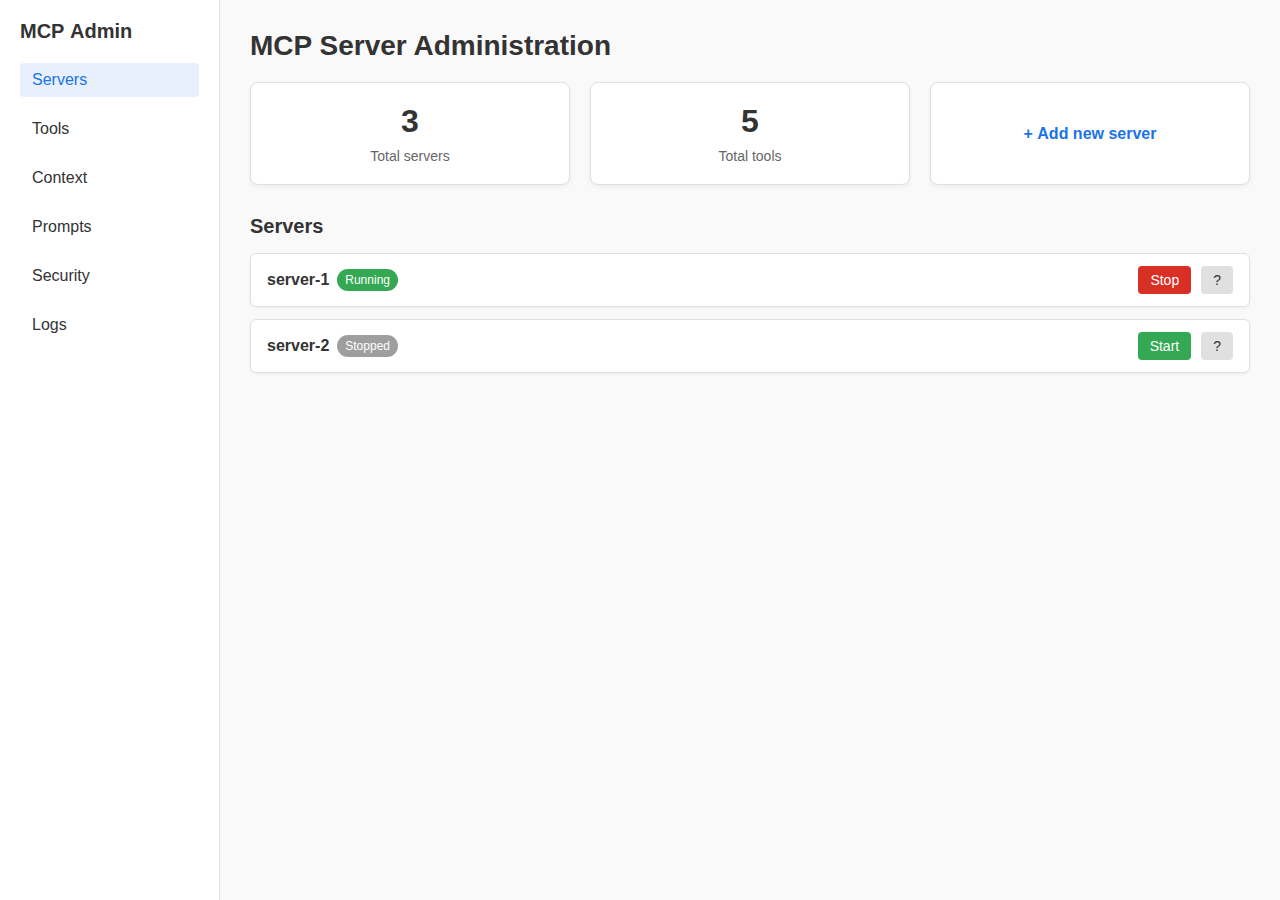
<file: index.html>
<!DOCTYPE html>
<html lang="en">
<head>
    <meta charset="UTF-8">
    <meta name="viewport" content="width=device-width, initial-scale=1.0">
    <title>MCP Administration Dashboard</title>
    <link rel="stylesheet" href="style.css">
</head>
<body>
    <div class="app">
        <nav class="sidebar">
            <h2 class="logo">MCP&nbsp;Admin</h2>
            <ul>
                <li class="active"><a href="index.html">Servers</a></li>
                <li><a href="tools.html">Tools</a></li>
                <li><a href="context.html">Context</a></li>
                <li><a href="prompts.html">Prompts</a></li>
                <li><a href="security.html">Security</a></li>
                <li><a href="logs.html">Logs</a></li>
            </ul>
        </nav>
        <main class="main-content">
            <h1>MCP Server Administration</h1>
            <div class="cards">
                <div class="card">
                    <div class="card-value">3</div>
                    <div class="card-label">Total servers</div>
                </div>
                <div class="card">
                    <div class="card-value">5</div>
                    <div class="card-label">Total tools</div>
                </div>
                <div class="card action-card">
                    <a href="#" class="add-link">+&nbsp;Add new server</a>
                </div>
            </div>
            <div class="list-section">
                <h2>Servers</h2>
                <div class="server-list">
                    <div class="server-card">
                        <div class="server-info">
                            <div class="server-name">server-1</div>
                            <span class="status running">Running</span>
                        </div>
                        <div class="server-actions">
                            <button class="btn stop-btn">Stop</button>
                            <button class="btn help-btn">?</button>
                        </div>
                    </div>
                    <div class="server-card">
                        <div class="server-info">
                            <div class="server-name">server-2</div>
                            <span class="status stopped">Stopped</span>
                        </div>
                        <div class="server-actions">
                            <button class="btn start-btn">Start</button>
                            <button class="btn help-btn">?</button>
                        </div>
                    </div>
                    <!-- Additional server cards can be added here -->
                </div>
            </div>
        </main>
    </div>
</body>
</html>
</file>
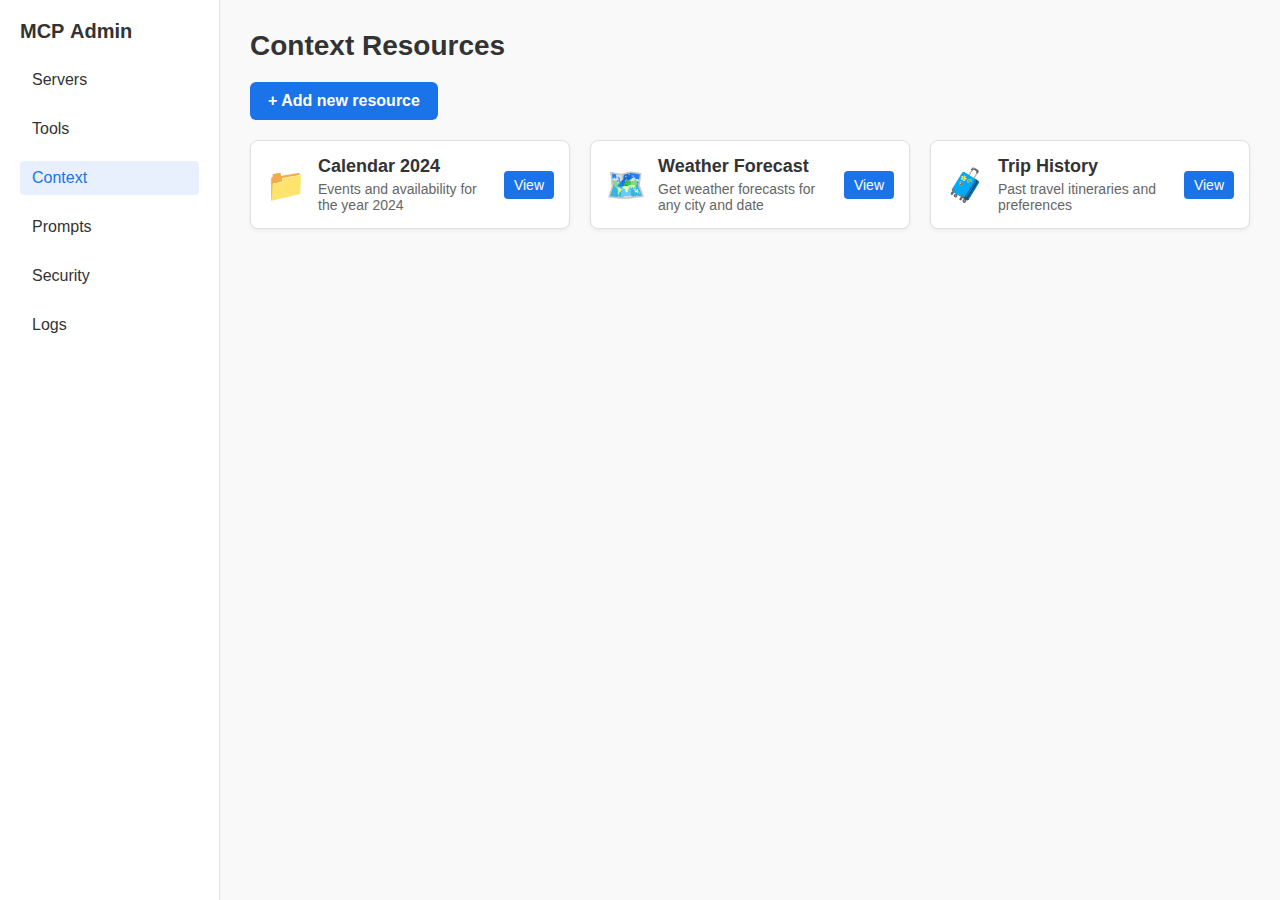
<file: context.html>
<!DOCTYPE html>
<html lang="en">
<head>
    <meta charset="UTF-8">
    <meta name="viewport" content="width=device-width, initial-scale=1.0">
    <title>Context Resources</title>
    <link rel="stylesheet" href="style.css">
</head>
<body>
    <div class="app">
        <nav class="sidebar">
            <h2 class="logo">MCP&nbsp;Admin</h2>
            <ul>
                <li><a href="index.html">Servers</a></li>
                <li><a href="tools.html">Tools</a></li>
                <li class="active"><a href="context.html">Context</a></li>
                <li><a href="prompts.html">Prompts</a></li>
                <li><a href="security.html">Security</a></li>
                <li><a href="logs.html">Logs</a></li>
            </ul>
        </nav>
        <main class="main-content">
            <h1>Context Resources</h1>
            <div class="add-action">
                <a href="#" class="btn primary-btn">+ Add new resource</a>
            </div>
            <div class="resources-grid">
                <div class="resource-card">
                    <div class="resource-icon">📁</div>
                    <div class="resource-details">
                        <div class="resource-name">Calendar 2024</div>
                        <div class="resource-desc">Events and availability for the year 2024</div>
                    </div>
                    <div class="resource-actions">
                        <button class="btn small-btn view-btn">View</button>
                    </div>
                </div>
                <div class="resource-card">
                    <div class="resource-icon">🗺️</div>
                    <div class="resource-details">
                        <div class="resource-name">Weather Forecast</div>
                        <div class="resource-desc">Get weather forecasts for any city and date</div>
                    </div>
                    <div class="resource-actions">
                        <button class="btn small-btn view-btn">View</button>
                    </div>
                </div>
                <div class="resource-card">
                    <div class="resource-icon">🧳</div>
                    <div class="resource-details">
                        <div class="resource-name">Trip History</div>
                        <div class="resource-desc">Past travel itineraries and preferences</div>
                    </div>
                    <div class="resource-actions">
                        <button class="btn small-btn view-btn">View</button>
                    </div>
                </div>
            </div>
        </main>
    </div>
</body>
</html>
</file>
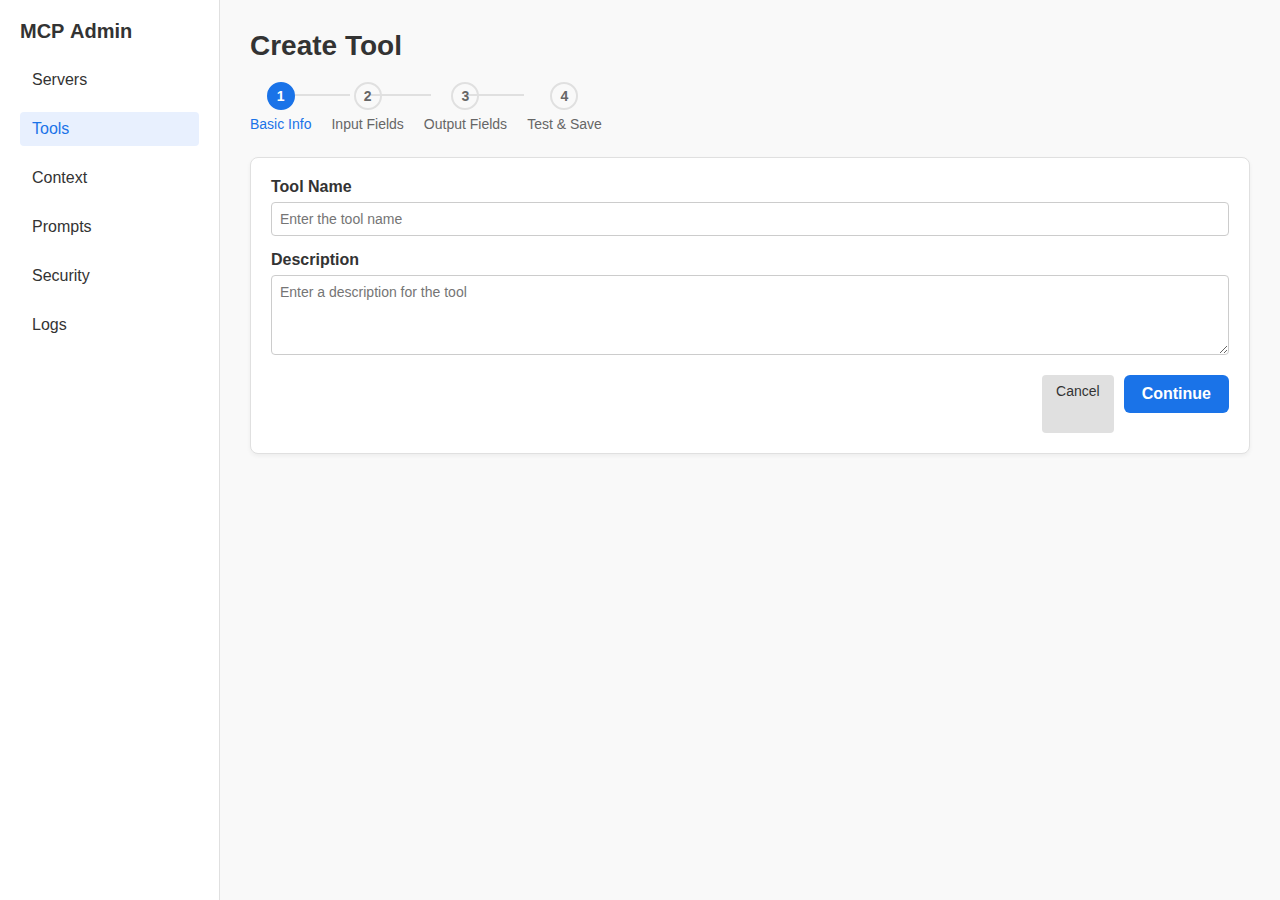
<file: create_tool.html>
<!DOCTYPE html>
<html lang="en">
<head>
    <meta charset="UTF-8">
    <meta name="viewport" content="width=device-width, initial-scale=1.0">
    <title>Create Tool</title>
    <link rel="stylesheet" href="style.css">
</head>
<body>
    <div class="app">
        <nav class="sidebar">
            <h2 class="logo">MCP&nbsp;Admin</h2>
            <ul>
                <li><a href="index.html">Servers</a></li>
                <li class="active"><a href="tools.html">Tools</a></li>
                <li><a href="context.html">Context</a></li>
                <li><a href="prompts.html">Prompts</a></li>
                <li><a href="security.html">Security</a></li>
                <li><a href="logs.html">Logs</a></li>
            </ul>
        </nav>
        <main class="main-content">
            <h1>Create Tool</h1>
            <div class="steps">
                <div class="step current">
                    <span class="step-number">1</span>
                    <span class="step-label">Basic Info</span>
                </div>
                <div class="step">
                    <span class="step-number">2</span>
                    <span class="step-label">Input Fields</span>
                </div>
                <div class="step">
                    <span class="step-number">3</span>
                    <span class="step-label">Output Fields</span>
                </div>
                <div class="step">
                    <span class="step-number">4</span>
                    <span class="step-label">Test &amp; Save</span>
                </div>
            </div>
            <form class="wizard-form" action="#">
                <div class="form-group">
                    <label for="toolName">Tool Name</label>
                    <input type="text" id="toolName" placeholder="Enter the tool name" />
                </div>
                <div class="form-group">
                    <label for="toolDesc">Description</label>
                    <textarea id="toolDesc" placeholder="Enter a description for the tool"></textarea>
                </div>
                <div class="form-actions">
                    <a href="tools.html" class="btn cancel-btn">Cancel</a>
                    <button type="button" class="btn primary-btn">Continue</button>
                </div>
            </form>
        </main>
    </div>
</body>
</html>
</file>
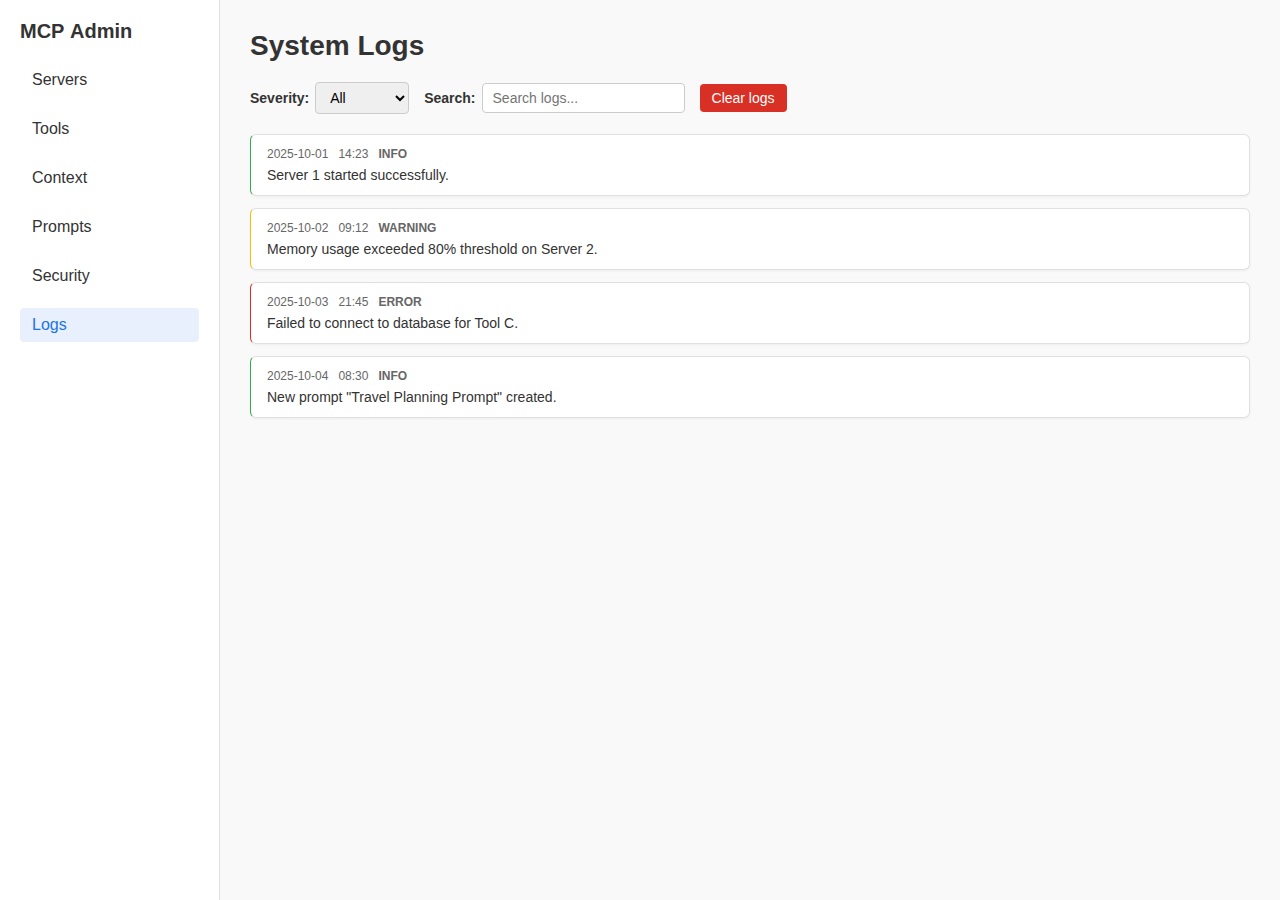
<file: logs.html>
<!DOCTYPE html>
<html lang="en">
<head>
    <meta charset="UTF-8">
    <meta name="viewport" content="width=device-width, initial-scale=1.0">
    <title>System Logs</title>
    <link rel="stylesheet" href="style.css">
</head>
<body>
    <div class="app">
        <nav class="sidebar">
            <h2 class="logo">MCP&nbsp;Admin</h2>
            <ul>
                <li><a href="index.html">Servers</a></li>
                <li><a href="tools.html">Tools</a></li>
                <li><a href="context.html">Context</a></li>
                <li><a href="prompts.html">Prompts</a></li>
                <li><a href="security.html">Security</a></li>
                <li class="active"><a href="logs.html">Logs</a></li>
            </ul>
        </nav>
        <main class="main-content">
            <h1>System Logs</h1>
            <div class="logs-controls">
                <div class="control-group">
                    <label for="severityFilter">Severity:</label>
                    <select id="severityFilter">
                        <option>All</option>
                        <option>Info</option>
                        <option>Warning</option>
                        <option>Error</option>
                    </select>
                </div>
                <div class="control-group">
                    <label for="searchLogs">Search:</label>
                    <input type="text" id="searchLogs" placeholder="Search logs..." />
                </div>
                <button class="btn delete-btn">Clear logs</button>
            </div>
            <div class="logs-list">
                <div class="log-entry info">
                    <div class="log-meta">
                        <span class="log-date">2025-10-01</span>
                        <span class="log-time">14:23</span>
                        <span class="log-type">INFO</span>
                    </div>
                    <div class="log-message">Server&nbsp;1 started successfully.</div>
                </div>
                <div class="log-entry warn">
                    <div class="log-meta">
                        <span class="log-date">2025-10-02</span>
                        <span class="log-time">09:12</span>
                        <span class="log-type">WARNING</span>
                    </div>
                    <div class="log-message">Memory usage exceeded 80% threshold on Server&nbsp;2.</div>
                </div>
                <div class="log-entry error">
                    <div class="log-meta">
                        <span class="log-date">2025-10-03</span>
                        <span class="log-time">21:45</span>
                        <span class="log-type">ERROR</span>
                    </div>
                    <div class="log-message">Failed to connect to database for Tool&nbsp;C.</div>
                </div>
                <div class="log-entry info">
                    <div class="log-meta">
                        <span class="log-date">2025-10-04</span>
                        <span class="log-time">08:30</span>
                        <span class="log-type">INFO</span>
                    </div>
                    <div class="log-message">New prompt "Travel Planning Prompt" created.</div>
                </div>
            </div>
        </main>
    </div>
</body>
</html>
</file>
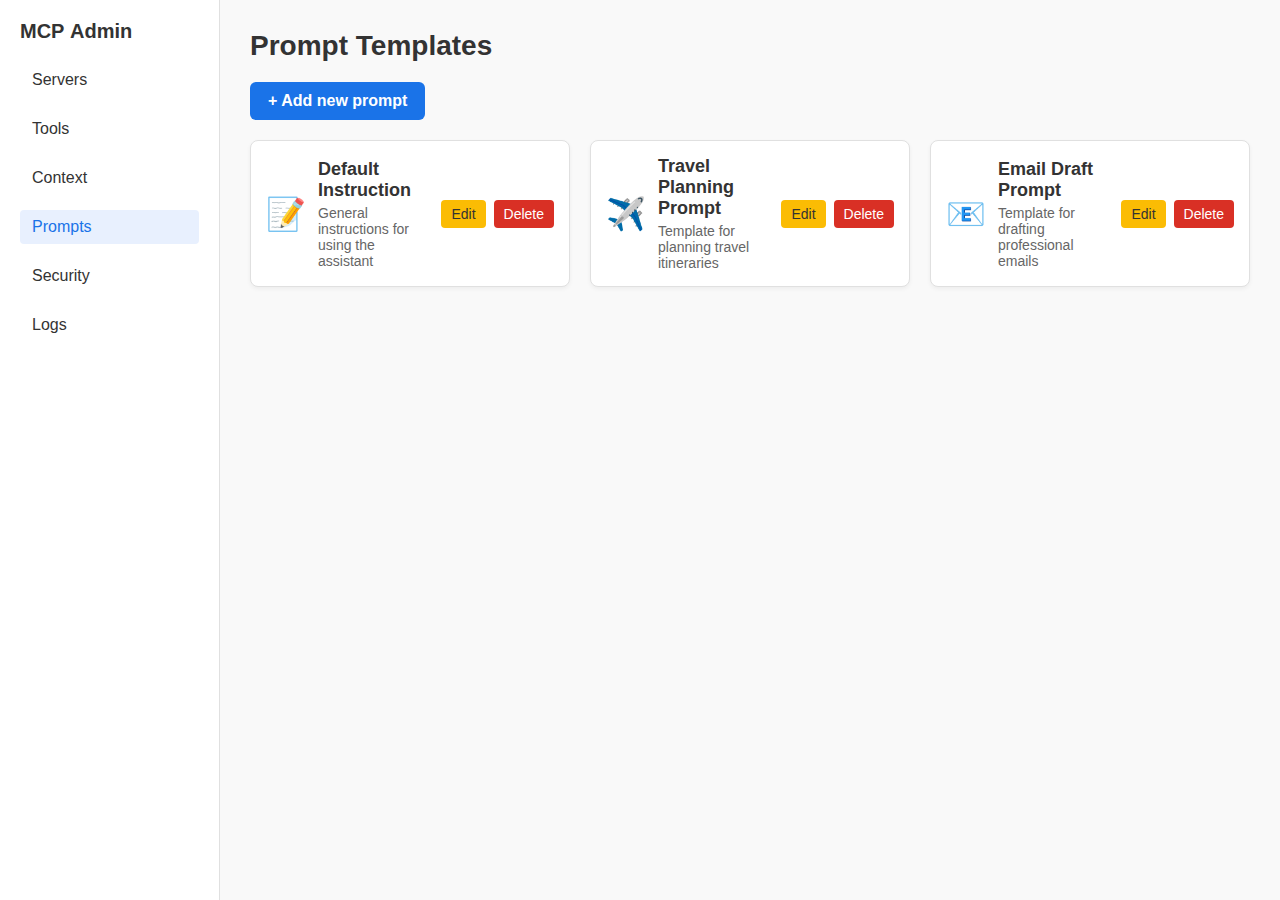
<file: prompts.html>
<!DOCTYPE html>
<html lang="en">
<head>
    <meta charset="UTF-8">
    <meta name="viewport" content="width=device-width, initial-scale=1.0">
    <title>Prompt Templates</title>
    <link rel="stylesheet" href="style.css">
</head>
<body>
    <div class="app">
        <nav class="sidebar">
            <h2 class="logo">MCP&nbsp;Admin</h2>
            <ul>
                <li><a href="index.html">Servers</a></li>
                <li><a href="tools.html">Tools</a></li>
                <li><a href="context.html">Context</a></li>
                <li class="active"><a href="prompts.html">Prompts</a></li>
                <li><a href="security.html">Security</a></li>
                <li><a href="logs.html">Logs</a></li>
            </ul>
        </nav>
        <main class="main-content">
            <h1>Prompt Templates</h1>
            <div class="add-action">
                <a href="#" class="btn primary-btn">+ Add new prompt</a>
            </div>
            <div class="prompts-grid">
                <div class="prompt-card">
                    <div class="prompt-icon">📝</div>
                    <div class="prompt-details">
                        <div class="prompt-name">Default Instruction</div>
                        <div class="prompt-desc">General instructions for using the assistant</div>
                    </div>
                    <div class="prompt-actions">
                        <a href="#" class="btn small-btn edit-btn">Edit</a>
                        <button class="btn small-btn delete-btn">Delete</button>
                    </div>
                </div>
                <div class="prompt-card">
                    <div class="prompt-icon">✈️</div>
                    <div class="prompt-details">
                        <div class="prompt-name">Travel Planning Prompt</div>
                        <div class="prompt-desc">Template for planning travel itineraries</div>
                    </div>
                    <div class="prompt-actions">
                        <a href="#" class="btn small-btn edit-btn">Edit</a>
                        <button class="btn small-btn delete-btn">Delete</button>
                    </div>
                </div>
                <div class="prompt-card">
                    <div class="prompt-icon">📧</div>
                    <div class="prompt-details">
                        <div class="prompt-name">Email Draft Prompt</div>
                        <div class="prompt-desc">Template for drafting professional emails</div>
                    </div>
                    <div class="prompt-actions">
                        <a href="#" class="btn small-btn edit-btn">Edit</a>
                        <button class="btn small-btn delete-btn">Delete</button>
                    </div>
                </div>
            </div>
        </main>
    </div>
</body>
</html>
</file>
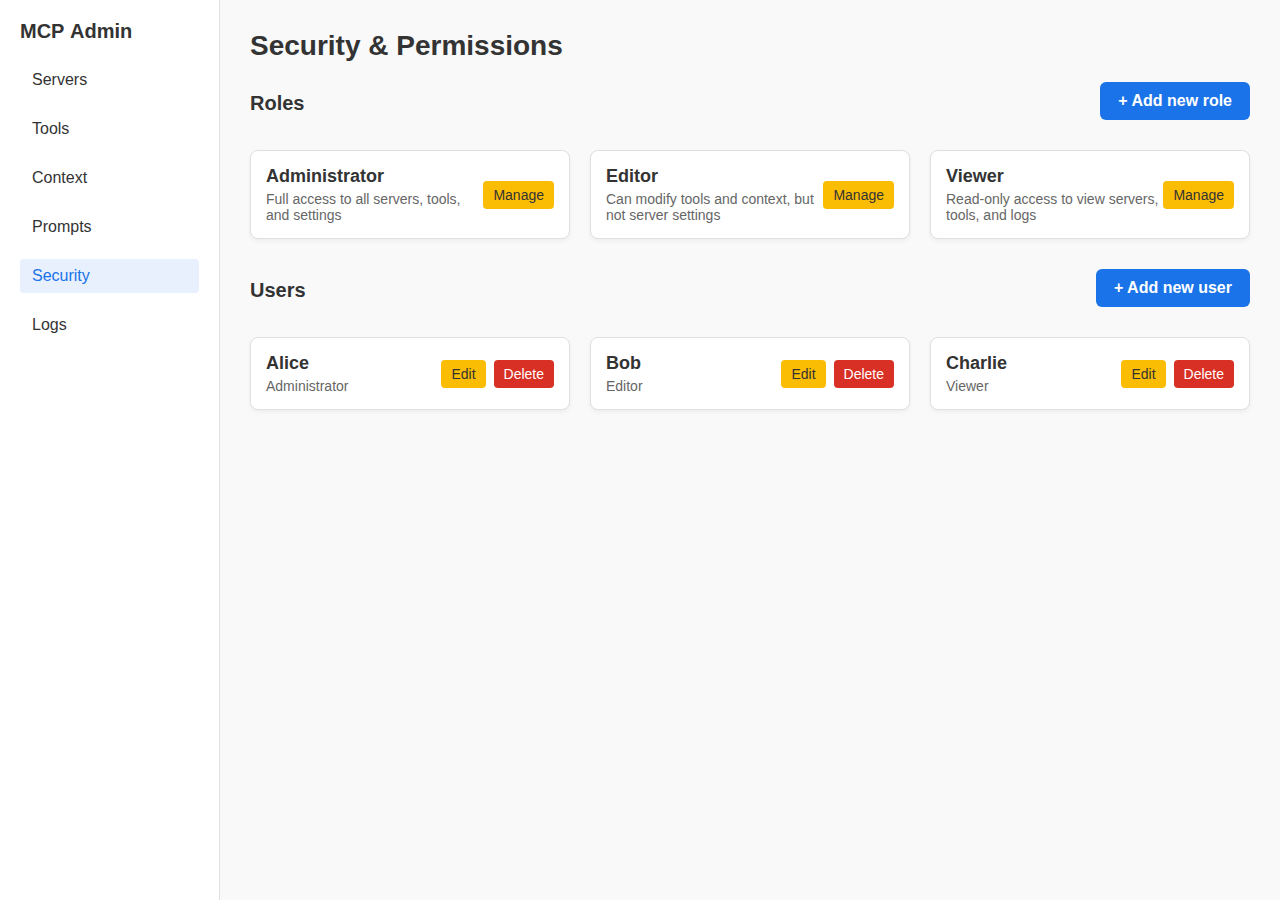
<file: security.html>
<!DOCTYPE html>
<html lang="en">
<head>
    <meta charset="UTF-8">
    <meta name="viewport" content="width=device-width, initial-scale=1.0">
    <title>Security &amp; Permissions</title>
    <link rel="stylesheet" href="style.css">
</head>
<body>
    <div class="app">
        <nav class="sidebar">
            <h2 class="logo">MCP&nbsp;Admin</h2>
            <ul>
                <li><a href="index.html">Servers</a></li>
                <li><a href="tools.html">Tools</a></li>
                <li><a href="context.html">Context</a></li>
                <li><a href="prompts.html">Prompts</a></li>
                <li class="active"><a href="security.html">Security</a></li>
                <li><a href="logs.html">Logs</a></li>
            </ul>
        </nav>
        <main class="main-content">
            <h1>Security &amp; Permissions</h1>
            <!-- Roles section -->
            <div class="list-section">
                <div class="section-header">
                    <h2>Roles</h2>
                    <a href="#" class="btn primary-btn">+ Add new role</a>
                </div>
                <div class="roles-grid">
                    <div class="role-card">
                        <div class="role-info">
                            <div class="role-name">Administrator</div>
                            <div class="role-desc">Full access to all servers, tools, and settings</div>
                        </div>
                        <div class="role-actions">
                            <a href="#" class="btn small-btn edit-btn">Manage</a>
                        </div>
                    </div>
                    <div class="role-card">
                        <div class="role-info">
                            <div class="role-name">Editor</div>
                            <div class="role-desc">Can modify tools and context, but not server settings</div>
                        </div>
                        <div class="role-actions">
                            <a href="#" class="btn small-btn edit-btn">Manage</a>
                        </div>
                    </div>
                    <div class="role-card">
                        <div class="role-info">
                            <div class="role-name">Viewer</div>
                            <div class="role-desc">Read-only access to view servers, tools, and logs</div>
                        </div>
                        <div class="role-actions">
                            <a href="#" class="btn small-btn edit-btn">Manage</a>
                        </div>
                    </div>
                </div>
            </div>
            <!-- Users section -->
            <div class="list-section">
                <div class="section-header">
                    <h2>Users</h2>
                    <a href="#" class="btn primary-btn">+ Add new user</a>
                </div>
                <div class="users-grid">
                    <div class="user-card">
                        <div class="user-info">
                            <div class="user-name">Alice</div>
                            <div class="user-role">Administrator</div>
                        </div>
                        <div class="user-actions">
                            <a href="#" class="btn small-btn edit-btn">Edit</a>
                            <button class="btn small-btn delete-btn">Delete</button>
                        </div>
                    </div>
                    <div class="user-card">
                        <div class="user-info">
                            <div class="user-name">Bob</div>
                            <div class="user-role">Editor</div>
                        </div>
                        <div class="user-actions">
                            <a href="#" class="btn small-btn edit-btn">Edit</a>
                            <button class="btn small-btn delete-btn">Delete</button>
                        </div>
                    </div>
                    <div class="user-card">
                        <div class="user-info">
                            <div class="user-name">Charlie</div>
                            <div class="user-role">Viewer</div>
                        </div>
                        <div class="user-actions">
                            <a href="#" class="btn small-btn edit-btn">Edit</a>
                            <button class="btn small-btn delete-btn">Delete</button>
                        </div>
                    </div>
                </div>
            </div>
        </main>
    </div>
</body>
</html>
</file>
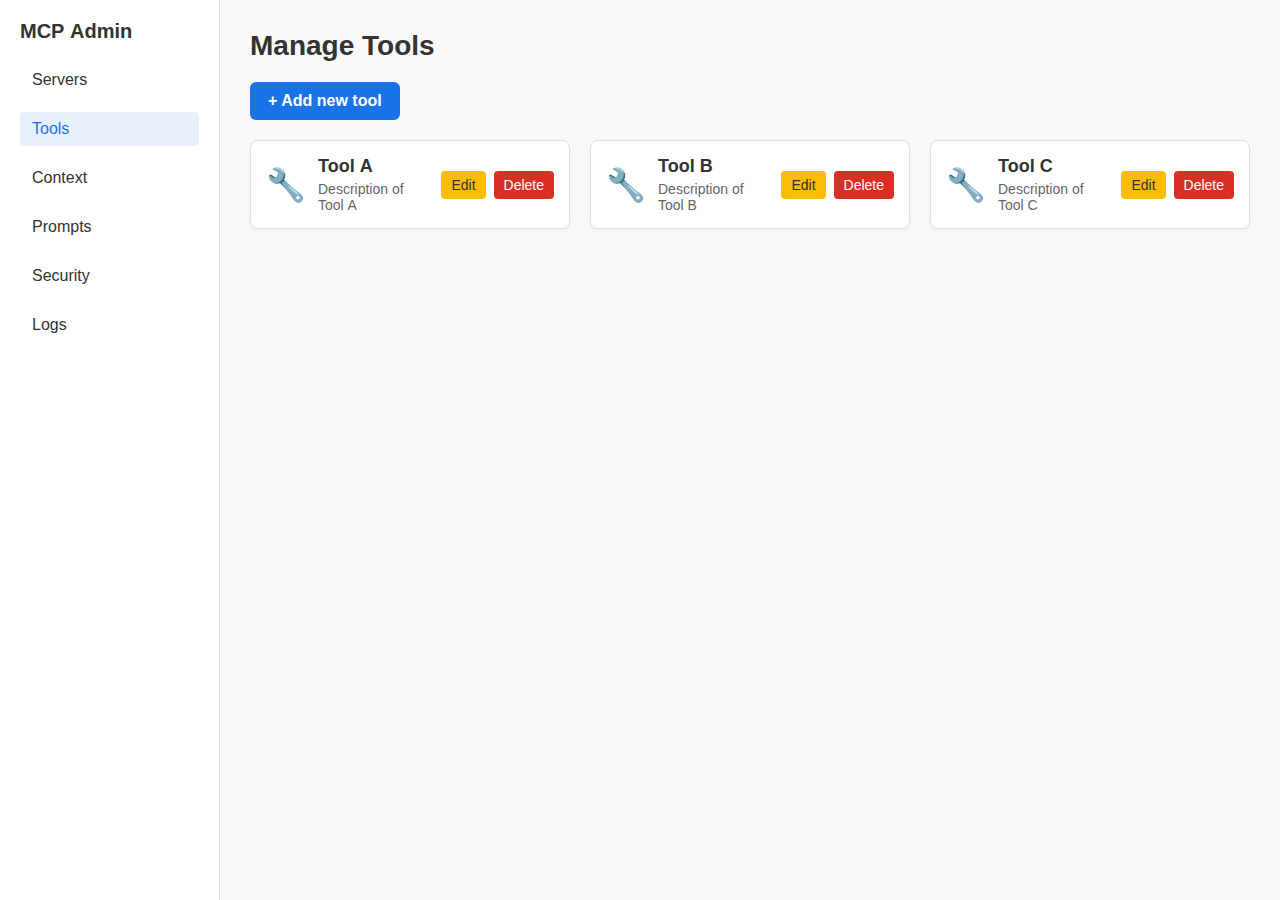
<file: tools.html>
<!DOCTYPE html>
<html lang="en">
<head>
    <meta charset="UTF-8">
    <meta name="viewport" content="width=device-width, initial-scale=1.0">
    <title>MCP Tools Management</title>
    <link rel="stylesheet" href="style.css">
</head>
<body>
    <div class="app">
        <nav class="sidebar">
            <h2 class="logo">MCP&nbsp;Admin</h2>
            <ul>
                <li><a href="index.html">Servers</a></li>
                <li class="active"><a href="tools.html">Tools</a></li>
                <li><a href="context.html">Context</a></li>
                <li><a href="prompts.html">Prompts</a></li>
                <li><a href="security.html">Security</a></li>
                <li><a href="logs.html">Logs</a></li>
            </ul>
        </nav>
        <main class="main-content">
            <h1>Manage Tools</h1>
            <div class="add-action">
                <a href="create_tool.html" class="btn primary-btn">+ Add new tool</a>
            </div>
            <div class="tools-grid">
                <div class="tool-card">
                    <div class="tool-icon">🔧</div>
                    <div class="tool-details">
                        <div class="tool-name">Tool&nbsp;A</div>
                        <div class="tool-desc">Description of Tool&nbsp;A</div>
                    </div>
                    <div class="tool-actions">
                        <a href="create_tool.html" class="btn small-btn edit-btn">Edit</a>
                        <button class="btn small-btn delete-btn">Delete</button>
                    </div>
                </div>
                <div class="tool-card">
                    <div class="tool-icon">🔧</div>
                    <div class="tool-details">
                        <div class="tool-name">Tool&nbsp;B</div>
                        <div class="tool-desc">Description of Tool&nbsp;B</div>
                    </div>
                    <div class="tool-actions">
                        <a href="create_tool.html" class="btn small-btn edit-btn">Edit</a>
                        <button class="btn small-btn delete-btn">Delete</button>
                    </div>
                </div>
                <div class="tool-card">
                    <div class="tool-icon">🔧</div>
                    <div class="tool-details">
                        <div class="tool-name">Tool&nbsp;C</div>
                        <div class="tool-desc">Description of Tool&nbsp;C</div>
                    </div>
                    <div class="tool-actions">
                        <a href="create_tool.html" class="btn small-btn edit-btn">Edit</a>
                        <button class="btn small-btn delete-btn">Delete</button>
                    </div>
                </div>
            </div>
        </main>
    </div>
</body>
</html>
</file>
<file: style.css>
/* Basic reset */
* {
    box-sizing: border-box;
    margin: 0;
    padding: 0;
    font-family: Arial, Helvetica, sans-serif;
}

body {
    background-color: #f9f9f9;
    color: #333;
}

/* App layout */
.app {
    display: flex;
    height: 100vh;
}

/* Sidebar styles */
.sidebar {
    width: 220px;
    background-color: #ffffff;
    border-right: 1px solid #e0e0e0;
    padding: 20px;
    overflow-y: auto;
}

.logo {
    font-size: 20px;
    margin-bottom: 20px;
    font-weight: bold;
}

.sidebar ul {
    list-style: none;
}

.sidebar li {
    margin: 15px 0;
}

.sidebar a {
    text-decoration: none;
    color: #333;
    display: block;
    padding: 8px 12px;
    border-radius: 4px;
    transition: background 0.2s;
}

.sidebar li.active a,
.sidebar a:hover {
    background-color: #e8f0fe;
    color: #1a73e8;
}

/* Main content */
.main-content {
    flex: 1;
    padding: 30px;
    overflow-y: auto;
}

.main-content h1 {
    margin-bottom: 20px;
    font-size: 28px;
}

/* Cards */
.cards {
    display: flex;
    gap: 20px;
    margin-bottom: 30px;
}

.card {
    flex: 1;
    background-color: #ffffff;
    border: 1px solid #e0e0e0;
    border-radius: 8px;
    padding: 20px;
    text-align: center;
    box-shadow: 0 2px 4px rgba(0, 0, 0, 0.05);
}

.card-value {
    font-size: 32px;
    font-weight: bold;
    margin-bottom: 8px;
}

.card-label {
    font-size: 14px;
    color: #666;
}

.action-card {
    display: flex;
    align-items: center;
    justify-content: center;
}

.add-link {
    font-size: 16px;
    color: #1a73e8;
    text-decoration: none;
    font-weight: bold;
}

.add-link:hover {
    text-decoration: underline;
}

/* Server list */
.list-section h2 {
    margin-bottom: 15px;
    font-size: 20px;
}

.server-list {
    display: flex;
    flex-direction: column;
    gap: 12px;
}

.server-card {
    display: flex;
    justify-content: space-between;
    align-items: center;
    background-color: #ffffff;
    border: 1px solid #e0e0e0;
    border-radius: 6px;
    padding: 12px 16px;
    box-shadow: 0 1px 3px rgba(0, 0, 0, 0.05);
}

.server-info {
    display: flex;
    align-items: center;
    gap: 8px;
}

.server-name {
    font-weight: bold;
}

.status {
    padding: 4px 8px;
    border-radius: 12px;
    font-size: 12px;
    color: #ffffff;
}

.status.running {
    background-color: #34a853; /* green */
}

.status.stopped {
    background-color: #9e9e9e; /* gray */
}

.server-actions {
    display: flex;
    gap: 10px;
}

.btn {
    border: none;
    border-radius: 4px;
    padding: 6px 12px;
    font-size: 14px;
    cursor: pointer;
    transition: background-color 0.2s;
}

.start-btn {
    background-color: #34a853;
    color: #ffffff;
}

.stop-btn {
    background-color: #d93025;
    color: #ffffff;
}

.help-btn {
    background-color: #e0e0e0;
    color: #333;
}

.btn:hover {
    opacity: 0.9;
}

/* Additional button styles */
.primary-btn {
    background-color: #1a73e8;
    color: #fff;
    padding: 10px 18px;
    border-radius: 6px;
    text-decoration: none;
    font-weight: bold;
    font-size: 16px;
    display: inline-block;
    margin-bottom: 20px;
}

.primary-btn:hover {
    background-color: #1664c1;
}

.small-btn {
    padding: 6px 10px;
    font-size: 14px;
    text-decoration: none;
    display: inline-block;
    border-radius: 4px;
}

.edit-btn {
    background-color: #fbbc04;
    color: #333;
}
.delete-btn {
    background-color: #d93025;
    color: #fff;
}
.edit-btn:hover {
    background-color: #e0aa03;
}
.delete-btn:hover {
    background-color: #c5221f;
}

/* Tools grid */
.tools-grid {
    display: flex;
    flex-wrap: wrap;
    gap: 20px;
}

.tool-card {
    flex: 1 1 calc(33.333% - 20px);
    background-color: #ffffff;
    border: 1px solid #e0e0e0;
    border-radius: 8px;
    padding: 15px;
    display: flex;
    align-items: center;
    gap: 12px;
    box-shadow: 0 2px 4px rgba(0, 0, 0, 0.05);
}

.tool-icon {
    font-size: 32px;
    color: #1a73e8;
}

.tool-details {
    flex: 1;
}

.tool-name {
    font-weight: bold;
    font-size: 18px;
    margin-bottom: 4px;
}

.tool-desc {
    font-size: 14px;
    color: #666;
}

.tool-actions {
    display: flex;
    gap: 8px;
}

/* Steps bar for wizard */
.steps {
    display: flex;
    margin-bottom: 25px;
    align-items: center;
    gap: 20px;
}

.step {
    display: flex;
    flex-direction: column;
    align-items: center;
    font-size: 14px;
    color: #666;
    position: relative;
}

.step::after {
    content: '';
    position: absolute;
    top: 12px;
    left: 40px;
    height: 2px;
    width: 60px;
    background-color: #e0e0e0;
    z-index: -1;
}

.step:last-child::after {
    display: none;
}

.step-number {
    display: inline-flex;
    align-items: center;
    justify-content: center;
    width: 28px;
    height: 28px;
    border-radius: 50%;
    border: 2px solid #e0e0e0;
    margin-bottom: 6px;
    font-weight: bold;
    color: #666;
}

.step.current .step-number {
    background-color: #1a73e8;
    border-color: #1a73e8;
    color: #fff;
}
.step.current .step-label {
    color: #1a73e8;
}

.wizard-form {
    background-color: #fff;
    padding: 20px;
    border: 1px solid #e0e0e0;
    border-radius: 8px;
    box-shadow: 0 2px 4px rgba(0,0,0,0.05);
}

.form-group {
    margin-bottom: 15px;
    display: flex;
    flex-direction: column;
}

.form-group label {
    margin-bottom: 6px;
    font-weight: bold;
}

.form-group input,
.form-group textarea {
    padding: 8px;
    border: 1px solid #ccc;
    border-radius: 4px;
    font-size: 14px;
}

.form-group textarea {
    resize: vertical;
    min-height: 80px;
}

.form-actions {
    margin-top: 20px;
    display: flex;
    justify-content: flex-end;
    gap: 10px;
}

.cancel-btn {
    background-color: #e0e0e0;
    color: #333;
    padding: 8px 14px;
    border-radius: 4px;
    text-decoration: none;
}

.cancel-btn:hover {
    background-color: #d5d5d5;
}

/* Resources and Prompts grid styles */
.resources-grid,
.prompts-grid {
    display: flex;
    flex-wrap: wrap;
    gap: 20px;
}

.resource-card,
.prompt-card {
    flex: 1 1 calc(33.333% - 20px);
    background-color: #ffffff;
    border: 1px solid #e0e0e0;
    border-radius: 8px;
    padding: 15px;
    display: flex;
    align-items: center;
    gap: 12px;
    box-shadow: 0 2px 4px rgba(0, 0, 0, 0.05);
}

.resource-icon,
.prompt-icon {
    font-size: 32px;
    color: #1a73e8;
}

.resource-details,
.prompt-details {
    flex: 1;
}

.resource-name,
.prompt-name {
    font-weight: bold;
    font-size: 18px;
    margin-bottom: 4px;
}

.resource-desc,
.prompt-desc {
    font-size: 14px;
    color: #666;
}

.resource-actions,
.prompt-actions {
    display: flex;
    gap: 8px;
}

.view-btn {
    background-color: #1a73e8;
    color: #ffffff;
}

.view-btn:hover {
    background-color: #1664c1;
}

/* Roles and Users grid styles */
.section-header {
    display: flex;
    justify-content: space-between;
    align-items: center;
    margin-bottom: 10px;
}

.roles-grid,
.users-grid {
    display: flex;
    flex-wrap: wrap;
    gap: 20px;
    margin-bottom: 30px;
}

.role-card,
.user-card {
    flex: 1 1 calc(33.333% - 20px);
    background-color: #ffffff;
    border: 1px solid #e0e0e0;
    border-radius: 8px;
    padding: 15px;
    display: flex;
    justify-content: space-between;
    align-items: center;
    box-shadow: 0 2px 4px rgba(0, 0, 0, 0.05);
}

.role-info,
.user-info {
    flex: 1;
}

.role-name,
.user-name {
    font-weight: bold;
    font-size: 18px;
    margin-bottom: 4px;
}

.role-desc,
.user-role {
    font-size: 14px;
    color: #666;
}

.role-actions,
.user-actions {
    display: flex;
    gap: 8px;
}

/* Logs page styles */
.logs-controls {
    display: flex;
    flex-wrap: wrap;
    align-items: center;
    gap: 15px;
    margin-bottom: 20px;
}

.control-group {
    display: flex;
    align-items: center;
    gap: 6px;
}

.control-group label {
    font-weight: bold;
    font-size: 14px;
}

.control-group select,
.control-group input[type="text"] {
    padding: 6px 10px;
    border: 1px solid #ccc;
    border-radius: 4px;
    font-size: 14px;
}

.logs-list {
    display: flex;
    flex-direction: column;
    gap: 12px;
}

.log-entry {
    background-color: #ffffff;
    border-left: 4px solid #e0e0e0;
    border: 1px solid #e0e0e0;
    border-radius: 6px;
    padding: 12px 16px;
    box-shadow: 0 1px 3px rgba(0, 0, 0, 0.05);
}

.log-entry.info {
    border-left-color: #34a853; /* green */
}
.log-entry.warn {
    border-left-color: #fbbc04; /* yellow */
}
.log-entry.error {
    border-left-color: #d93025; /* red */
}

.log-meta {
    display: flex;
    gap: 10px;
    font-size: 12px;
    color: #666;
    margin-bottom: 6px;
}

.log-type {
    font-weight: bold;
    text-transform: uppercase;
}

.log-message {
    font-size: 14px;
    color: #333;
}
</file>
